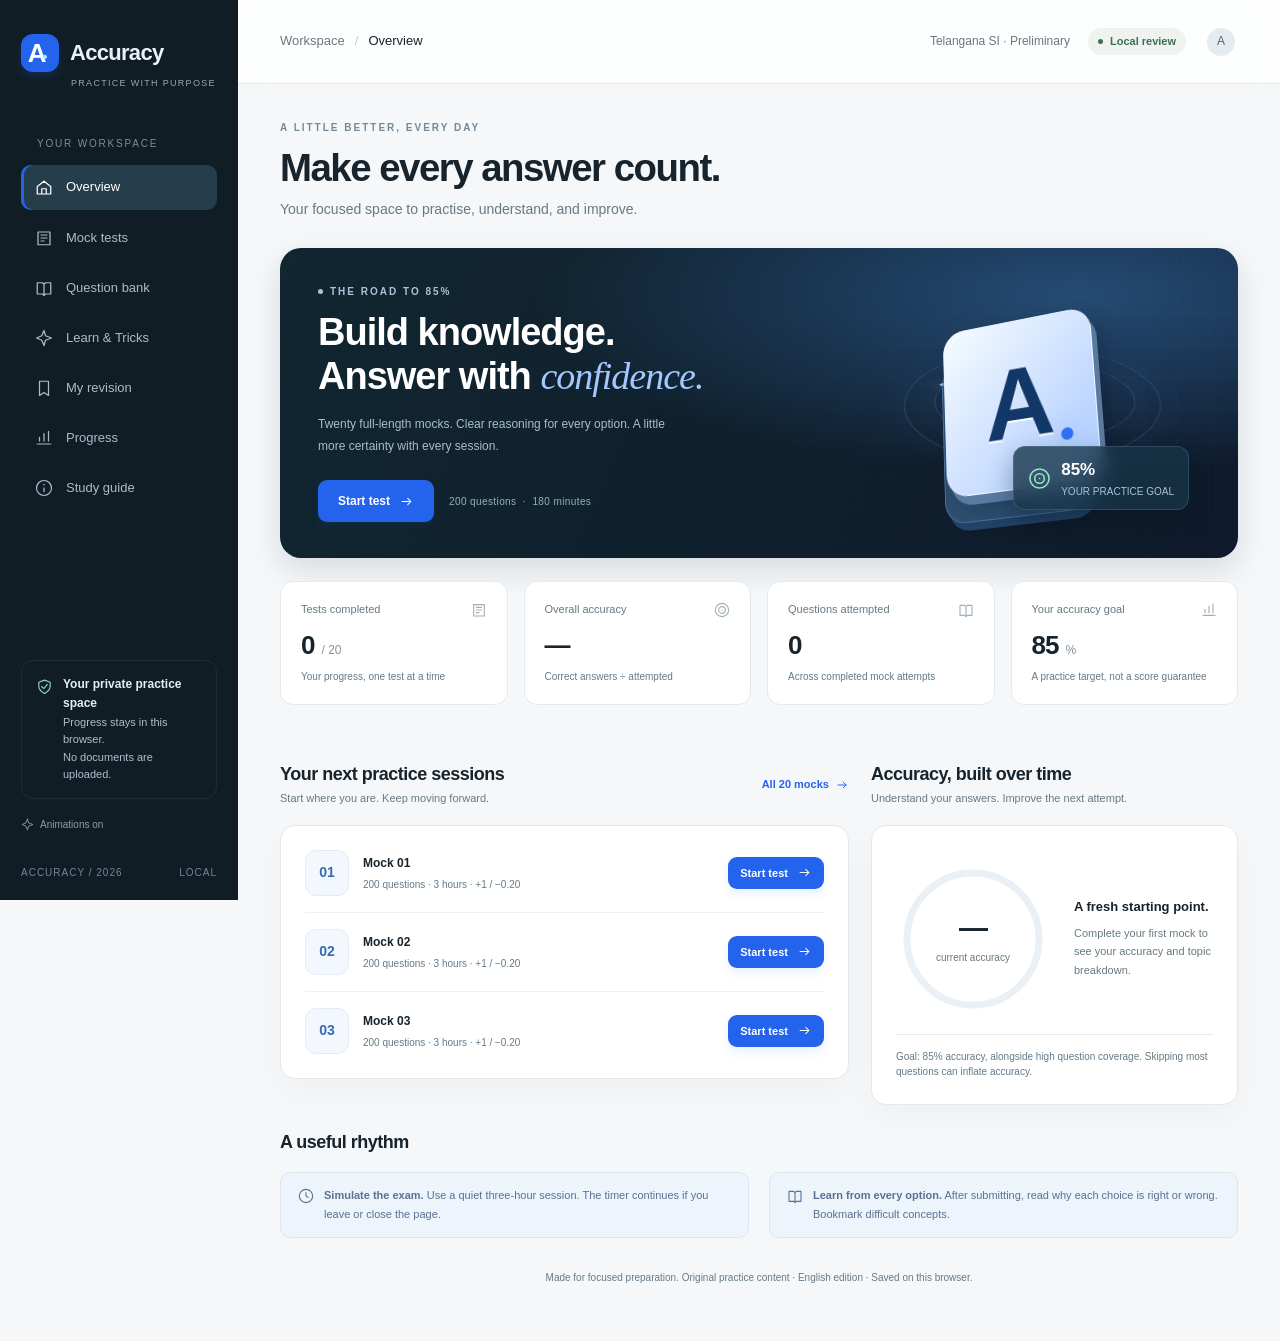
<file: outputs/accuracy/index.html>
<!doctype html>
<html lang="en"><head><meta charset="utf-8"><meta name="viewport" content="width=device-width,initial-scale=1"><meta name="color-scheme" content="light"><meta name="description" content="Accuracy — private Telangana SI preliminary mock tests and concept revision."><title>Accuracy · Practice with purpose</title><link rel="stylesheet" href="styles.css"></head>
<body><a class="skip" href="#main">Skip to content</a><div id="app"><div class="loading"><div class="brand-mark">A<span>•</span></div><h1>Accuracy</h1><p>Preparing your practice space…</p></div></div><div id="modal-root"></div><div id="toast" role="status" aria-live="polite"></div><script src="data.js"></script><script src="core.js"></script><script src="app.js"></script><noscript>This local application needs JavaScript enabled. No account or internet connection is required.</noscript></body></html>
</file>
<file: outputs/accuracy/styles.css>
:root{--ink:#18242d;--muted:#677982;--blue:#2463ec;--blue2:#174ed2;--paper:#f5f7f9;--line:#e3e9ed;--white:#fff;--green:#13795b;--red:#b74243;--amber:#95640b;--shadow:0 12px 32px #18242d08;--ease:cubic-bezier(.2,.8,.2,1)}
*{box-sizing:border-box}html{scroll-behavior:smooth}body{margin:0;background:var(--paper);color:var(--ink);font-family:Inter,"Segoe UI",Arial,sans-serif;font-size:14px;line-height:1.55}button,input,select{font:inherit}button,a,input,select{-webkit-tap-highlight-color:transparent}button,a{touch-action:manipulation}button{cursor:pointer}button:disabled{cursor:not-allowed;opacity:.45}a{color:var(--blue)}button{color:inherit}a,button{outline-offset:4px}button:focus-visible,a:focus-visible,input:focus-visible,select:focus-visible{outline:3px solid #6192ff}button{border:0}svg{flex-shrink:0}h1,h2,h3,p{margin:0}h1{font-size:clamp(28px,3vw,42px);line-height:1.12;letter-spacing:-1.5px;font-weight:650}h2{font-size:22px;letter-spacing:-.6px;line-height:1.3}h3{font-size:16px;line-height:1.4}p{color:var(--muted)}small{font-size:12px}b,strong{font-weight:650}.skip{position:fixed;top:-70px;left:15px;padding:12px;background:white;z-index:200}.skip:focus{top:10px}.loading{min-height:100vh;display:grid;place-content:center;justify-items:center;gap:14px}.brand-mark{background:var(--blue);color:white;width:38px;height:38px;border-radius:12px;display:flex;align-items:center;justify-content:center;font-size:26px;font-weight:750;letter-spacing:-4px;padding-right:5px;box-shadow:0 4px 10px #2463ec33}.brand-mark span{font-size:14px;color:#a7e6ff;margin-top:10px;letter-spacing:0}.shell{min-height:100vh;padding-left:238px}.sidebar{position:fixed;inset:0 auto 0 0;width:238px;background:#101d25;color:#eaf2f6;display:flex;flex-direction:column;padding:34px 21px 20px;z-index:40}.brand{display:flex;gap:11px;align-items:center;text-decoration:none;color:inherit;font-size:22px;font-weight:650;letter-spacing:-.7px}.brand-sub{font-size:10px;letter-spacing:2px;text-transform:uppercase;color:#93a8b4;margin:5px 0 0 50px}.nav-label{font-size:10px;letter-spacing:1.8px;color:#77909e;margin:45px 16px 14px}.nav{display:grid;gap:6px}.nav a{display:flex;align-items:center;gap:13px;text-decoration:none;padding:12px 14px;border-radius:10px;color:#a9bdc8;font-size:13px;transition:background .2s,color .2s,transform .2s}.nav a:hover{background:#ffffff09;color:white;transform:translateX(3px)}.nav a.active{color:white;background:#263d4b;box-shadow:inset 3px 0 var(--blue)}.nav a svg{width:18px;height:18px}.sidebar-bottom{margin-top:auto;padding-top:35px}.privacy{border:1px solid #ffffff12;border-radius:12px;padding:14px;color:#acc0cb;display:flex;gap:10px;font-size:11px;line-height:1.6}.privacy strong{color:#e1eff4;display:block;font-size:12px}.privacy svg{color:#86d5c0;margin-top:3px}.sidebar-footer{color:#6f8998;font-size:10px;letter-spacing:1px;display:flex;justify-content:space-between;margin-top:24px}.topbar{height:84px;border-bottom:1px solid var(--line);display:flex;align-items:center;justify-content:space-between;padding:0 42px;background:#ffffffc9;backdrop-filter:blur(15px);gap:15px}.breadcrumb{font-size:13px;color:var(--muted)}.breadcrumb b{color:var(--ink);font-weight:500}.top-actions{display:flex;align-items:center;gap:18px}.tag{display:inline-flex;align-items:center;gap:7px;border-radius:20px;font-size:11px;font-weight:600;padding:5px 10px;background:#edf3ff;color:#2e5dba;white-space:nowrap}.tag.local{background:#eef3f0;color:#3d6e5a}.dot{width:5px;height:5px;border-radius:50%;background:currentColor}.avatar{height:34px;width:34px;background:#e4ebf1;border:3px solid white;border-radius:50%;display:grid;place-items:center;font-size:12px;color:#546974}.menu-toggle{display:none;background:transparent}.main{max-width:1530px;margin:auto;padding:36px 42px 56px;animation:enter .45s var(--ease)}.page-heading{display:flex;justify-content:space-between;align-items:end;gap:20px;margin-bottom:28px}.eyebrow{font-size:10px;letter-spacing:2px;font-weight:650;text-transform:uppercase;color:#728b98;margin-bottom:10px}.page-heading p{margin-top:10px;max-width:650px}.subtle{color:var(--muted);font-size:12px}.btn{display:inline-flex;align-items:center;justify-content:center;gap:9px;border-radius:9px;padding:11px 17px;text-decoration:none;font-size:12px;font-weight:600;line-height:1.5;transition:transform .2s var(--ease),box-shadow .2s,background .2s;white-space:nowrap}.btn:hover:not(:disabled){transform:translateY(-2px)}.btn:active:not(:disabled){transform:translateY(0) scale(.98)}.btn.primary{background:var(--blue);color:white;box-shadow:0 5px 10px #2463ec18}.btn.primary:hover{background:var(--blue2);box-shadow:0 8px 20px #2463ec30}.btn.secondary{background:white;border:1px solid #d9e2e8;color:#344c5a}.btn.ghost{background:transparent;color:var(--muted)}.btn.small{padding:8px 12px;font-size:11px}.btn.dark{background:#182c3b;color:white}.btn.danger{background:#fff0f0;color:var(--red);border:1px solid #f2cccc}.btn svg{width:15px;height:15px}.hero{border-radius:21px;background:radial-gradient(ellipse at 83% 15%,#254b75 0,transparent 48%),linear-gradient(115deg,#112630,#0e1a2b);position:relative;overflow:hidden;min-height:290px;padding:35px 38px;display:flex;align-items:center;justify-content:space-between;color:white;box-shadow:0 12px 30px #152e4522;isolation:isolate}.hero:before{content:'';position:absolute;inset:0;background-image:linear-gradient(#ffffff04 1px,transparent 1px),linear-gradient(90deg,#ffffff04 1px,transparent 1px);background-size:32px 32px;z-index:-1;mask-image:linear-gradient(90deg,transparent,#000)}.hero-copy{z-index:2;max-width:470px}.hero .eyebrow{color:#a6c4da;display:flex;gap:7px;align-items:center}.hero h2{font-size:clamp(26px,3vw,38px);font-weight:550;letter-spacing:-1px;line-height:1.18}.hero h2 em{font-family:Georgia,serif;font-weight:400;color:#a3c7ff}.hero p{color:#a8bdcd;margin:15px 0 23px;max-width:375px;font-size:12px;line-height:1.8}.hero-actions{display:flex;align-items:center;gap:15px}.hero .btn{padding:12px 20px}.hero .hero-note{color:#93b0c2;font-size:10px;letter-spacing:.4px}.hero-art{position:relative;width:310px;height:240px;perspective:900px;flex-shrink:0;margin-right:10px;transform:rotateX(var(--rx,0deg)) rotateY(var(--ry,0deg));transition:transform .5s ease-out}.orbital{position:absolute;width:200px;height:200px;border:1px solid #a5ccff30;border-radius:50%;left:55px;top:15px;transform:rotateX(66deg) rotateZ(-25deg);box-shadow:0 0 45px #679aff0a;animation:orbit 13s linear infinite}.orbital.two{width:255px;height:255px;left:25px;top:-12px;transform:rotateX(63deg) rotateZ(50deg);animation-direction:reverse;animation-duration:20s}.orbital:before{content:'';position:absolute;width:7px;height:7px;top:24px;left:24px;background:#afd5ff;border-radius:50%;box-shadow:0 0 20px #96bfff}.sculpture{position:absolute;inset:42px 68px 24px 72px;transform-style:preserve-3d;transform:rotateY(-22deg) rotateX(14deg) rotateZ(-9deg);animation:levitate 6s ease-in-out infinite}.tile3d{position:absolute;width:158px;height:170px;background:linear-gradient(135deg,#f6fcff,#accaff);border:1px solid #fff7;border-radius:23px;box-shadow:5px 9px 0 #5a7ba0,10px 18px 30px #060e2244;display:flex;align-items:center;justify-content:center;transform:translateZ(35px);font-size:100px;line-height:1;font-weight:700;color:#123769;letter-spacing:-10px;padding-right:8px;text-shadow:0 2px 0 white}.tile3d:after{content:'';width:12px;height:12px;border-radius:50%;background:#2f71f5;position:absolute;bottom:40px;right:24px;box-shadow:0 0 20px #5d95ff88}.tile3d.back{transform:translateZ(-10px) translate(-25px,18px);background:linear-gradient(135deg,#4a729a88,#2e567c);border-color:#80b2e766;box-shadow:5px 8px 0 #23446b,10px 10px 25px #060e2244}.art-badge{position:absolute;bottom:13px;right:1px;padding:10px 14px;background:#183549c9;border:1px solid #96c6e42e;backdrop-filter:blur(10px);border-radius:12px;display:flex;gap:10px;align-items:center;font-size:10px;color:#acc2d3;box-shadow:0 10px 25px #07142255;animation:float 7s ease-in-out infinite}.art-badge b{color:white;font-size:17px}.art-badge svg{color:#94e6c5}.stats{display:grid;grid-template-columns:repeat(4,1fr);gap:16px;margin:23px 0 32px}.stat{background:white;border:1px solid var(--line);border-radius:13px;padding:19px 20px;animation:rise .5s var(--ease) both;animation-delay:calc(var(--i,0)*70ms)}.stat-label{display:flex;align-items:center;justify-content:space-between;color:var(--muted);font-size:11px;margin-bottom:11px}.stat-label svg{width:16px;height:16px;color:#a2b0b8}.stat-number{font-size:26px;line-height:1.3;letter-spacing:-1px;display:flex;align-items:baseline;gap:7px;font-weight:600}.stat-number small{font-size:12px;color:#83949e;font-weight:400;letter-spacing:0}.stat-foot{font-size:10px;color:#8999a2;margin-top:6px}.section-title{display:flex;align-items:center;justify-content:space-between;gap:15px;margin:26px 0 18px}.section-title h2{font-size:18px;font-weight:600;letter-spacing:-.5px}.section-title p{font-size:11px;margin-top:4px}.text-link{font-size:11px;text-decoration:none;font-weight:600;display:flex;align-items:center;gap:6px}.text-link svg{width:14px;height:14px}.dashboard-grid{display:grid;grid-template-columns:1.55fr 1fr;gap:22px}.panel{background:white;border:1px solid var(--line);border-radius:15px;padding:24px;box-shadow:var(--shadow)}.test-row{display:flex;align-items:center;justify-content:space-between;padding:16px 0;border-bottom:1px solid #edf1f4;gap:12px}.test-row:last-child{border:0;padding-bottom:0}.test-row:first-child{padding-top:0}.test-row .row-info{display:flex;gap:14px;align-items:center}.test-num{display:grid;place-items:center;flex-shrink:0;border:1px solid #e4ebf3;border-radius:11px;width:44px;height:46px;color:#3a69b5;font-size:14px;font-weight:600;background:#f3f7fe;font-variant-numeric:tabular-nums}.row-title{font-size:12px;font-weight:600}.row-meta{font-size:10px;color:#80919b;margin-top:4px}.ring{position:relative;width:154px;height:154px;flex-shrink:0;display:grid;place-items:center}.ring svg{position:absolute;width:100%;height:100%;transform:rotate(-90deg)}.ring circle{fill:none;stroke-width:7}.ring .track{stroke:#eaf0f5}.ring .value{stroke:var(--blue);stroke-linecap:round;stroke-dasharray:414.69;stroke-dashoffset:calc(414.69*(1 - var(--progress,0)));transition:stroke-dashoffset 1.4s var(--ease)}.ring-text{text-align:center;z-index:1}.ring-text b{font-size:29px;letter-spacing:-1px;line-height:1.2;display:block}.ring-text span{font-size:10px;color:var(--muted)}.target-body{display:flex;align-items:center;gap:24px;justify-content:center;padding:12px 0 18px}.target-copy{max-width:145px}.target-copy h3{font-size:13px;margin-bottom:7px}.target-copy p{font-size:11px;line-height:1.7}.target-foot{border-top:1px solid var(--line);padding-top:14px;font-size:10px;color:#8697a1}.notice{border:1px solid #dce6f2;background:#edf4fc;padding:13px 17px;border-radius:10px;color:#5a7191;font-size:11px;display:flex;gap:10px;align-items:start;line-height:1.7}.notice svg{width:16px;height:16px;margin-top:2px}.notice.warn{background:#fff8e8;color:#816c39;border-color:#f0e4bf}.footer-note{font-size:10px;color:#8c9da7;text-align:center;margin-top:32px}.filters{display:flex;gap:11px;flex-wrap:wrap;margin:22px 0}.input{background:white;border:1px solid #dce4e9;border-radius:9px;min-height:42px;padding:9px 13px;color:var(--ink);max-width:100%}.search{flex:1;min-width:220px}.chips{display:flex;gap:5px;flex-wrap:wrap}.chip{font-size:11px;padding:7px 13px;border:1px solid var(--line);border-radius:7px;background:white;color:var(--muted);transition:all .2s}.chip.active{background:#eaf1ff;border-color:#a9c1f4;color:#2458c3}.tests-grid{display:grid;grid-template-columns:repeat(3,1fr);gap:18px;perspective:1300px}.mock-card{background:white;border:1px solid var(--line);border-radius:16px;padding:22px;position:relative;overflow:hidden;animation:rise .5s var(--ease) both;animation-delay:calc(var(--i,0)*35ms);transition:transform .35s var(--ease),box-shadow .35s,border .35s;transform-style:preserve-3d}.mock-card:hover{transform:translateY(-6px) rotateX(2deg);box-shadow:0 15px 35px #183a6812;border-color:#c1d2ee}.mock-card:before{content:'';position:absolute;top:0;left:0;right:0;height:2px;background:linear-gradient(90deg,#93b7ff,#e9f1ff);opacity:0;transition:opacity .3s}.mock-card:hover:before{opacity:1}.mock-top{display:flex;justify-content:space-between;align-items:center;margin-bottom:23px}.mock-index{font-size:11px;letter-spacing:1.5px;color:#8399a7}.pill{font-size:9px;font-weight:600;padding:4px 8px;border-radius:5px;background:#f0f3f6;color:#8295a1}.pill.green{background:#eaf6ef;color:var(--green)}.pill.blue{background:#edf3ff;color:var(--blue)}.mock-card h3{font-size:19px;letter-spacing:-.5px;margin-bottom:5px}.mock-card p{font-size:11px}.mock-meta{display:flex;gap:15px;border-top:1px solid #eef2f5;margin-top:19px;padding-top:15px;color:#788b97;font-size:10px}.mock-meta span{display:flex;align-items:center;gap:5px}.mock-meta svg{width:13px;height:13px}.mock-bottom{display:flex;align-items:center;justify-content:space-between;margin-top:22px;gap:6px}.mock-bottom .btn{padding:8px 13px;font-size:11px}.mock-bottom small{font-size:10px;color:#899ba8}.page-count{font-size:11px;color:var(--muted);margin:14px 0}.question-card{background:white;border:1px solid var(--line);border-radius:15px;padding:25px;margin-bottom:16px;animation:rise .35s var(--ease);scroll-margin-top:20px}.q-meta{display:flex;flex-wrap:wrap;align-items:center;gap:9px;margin-bottom:19px}.q-meta .topic{font-size:10px;text-transform:uppercase;letter-spacing:.8px;font-weight:600;color:var(--blue)}.q-meta .difficulty{font-size:10px;color:#8b9aa3}.q-actions{margin-left:auto;display:flex;gap:5px}.icon-btn{display:inline-flex;align-items:center;justify-content:center;background:transparent;color:#7a8d97;padding:7px;border-radius:7px;transition:background .2s,color .2s}.icon-btn:hover{background:#edf3fc;color:var(--blue)}.icon-btn.marked{color:var(--blue);background:#edf3ff}.question-text{font-size:16px;line-height:1.75;font-weight:500;white-space:pre-line;margin-bottom:22px;overflow-wrap:anywhere}.options{display:grid;gap:10px}.option{display:flex;align-items:start;text-align:left;border:1px solid #dde5ec;border-radius:10px;padding:13px 15px;background:white;gap:12px;width:100%;line-height:1.55;transition:all .18s;position:relative}.option:hover:not(:disabled){border-color:#aac3f6;background:#f6f9ff;transform:translateX(2px)}.option .letter{width:27px;height:27px;display:grid;place-items:center;flex-shrink:0;border:1px solid #e1e8ed;border-radius:7px;font-size:11px;color:#80909c;background:#f7f9fa}.option .option-text{padding-top:2px;font-size:13px;white-space:pre-line}.option.selected{border-color:var(--blue);background:#f0f5ff;box-shadow:0 0 0 1px #2463ec10}.option.selected .letter{background:var(--blue);color:white;border-color:var(--blue)}.option.correct{background:#eef8f2;border-color:#9accb7}.option.correct .letter{background:var(--green);color:white;border-color:var(--green)}.option.wrong{background:#fff3f1;border-color:#eab5b0}.option.wrong .letter{background:#be5656;color:white;border-color:#be5656}.option:disabled{opacity:1;cursor:default}.option-status{margin-left:auto;font-size:10px;white-space:nowrap;color:var(--green);align-self:center}.option.wrong .option-status{color:var(--red)}.explanation{margin-top:22px;border-top:1px solid var(--line);padding-top:20px;animation:enter .3s}.explanation-title{font-size:12px;font-weight:650;color:var(--green);display:flex;gap:8px;align-items:center}.explanation>p{margin-top:10px;font-size:13px;color:#48616e;white-space:pre-line}.rationale{margin-top:16px;display:grid;gap:10px}.rationale-item{display:flex;gap:10px;align-items:start;font-size:12px;color:#607782;padding:11px 13px;border-radius:8px;background:#f5f7f9}.rationale-item b{color:#61798a;min-width:18px}.rationale-item.good{background:#f0f8f3;color:#396f57}.rationale-item.good b{color:var(--green)}.source{font-size:10px;margin-top:14px;color:#84959e;line-height:1.7}.source a{color:#6e8ab3;text-decoration:none}.question-footer{display:flex;justify-content:space-between;align-items:center;gap:10px;margin-top:17px}.question-footer small{font-size:10px;color:#8699a3}.pagination{display:flex;align-items:center;justify-content:center;gap:14px;margin:25px 0}.empty{text-align:center;padding:44px 20px}.empty .empty-icon{width:54px;height:54px;display:grid;place-items:center;border:1px solid #dae5f1;border-radius:16px;color:#6494d6;margin:0 auto 17px;background:#f2f7ff}.empty h3{font-size:17px;letter-spacing:-.4px}.empty p{max-width:420px;margin:10px auto 20px;font-size:12px}.modal-overlay{position:fixed;inset:0;background:#0b1c2a8c;backdrop-filter:blur(6px);display:flex;align-items:center;justify-content:center;padding:22px;z-index:90;animation:fade .2s}.modal{background:white;border-radius:20px;max-width:590px;width:100%;max-height:90vh;overflow:auto;padding:31px;box-shadow:0 25px 90px #00182a66;animation:modalIn .35s var(--ease)}.modal-header{display:flex;justify-content:space-between;gap:15px;align-items:start;margin-bottom:20px}.modal-header h2{font-size:25px}.modal .rules{display:grid;grid-template-columns:repeat(3,1fr);gap:10px;margin:20px 0}.rule{padding:14px;background:#f4f7fb;border-radius:9px;text-align:center}.rule b{font-size:20px;display:block;font-weight:600}.rule span{font-size:10px;color:var(--muted)}.modal p{font-size:12px;line-height:1.8}.modal ul{padding-left:19px;color:#617582;font-size:12px;line-height:1.9}.modal-actions{display:flex;justify-content:flex-end;gap:10px;margin-top:25px}.exam-shell{min-height:100vh;background:#f4f7fa}.exam-header{display:flex;align-items:center;justify-content:space-between;gap:15px;background:white;border-bottom:1px solid var(--line);padding:17px 34px;position:sticky;top:0;z-index:30}.exam-brand{display:flex;align-items:center;gap:14px}.exam-title{font-size:13px;font-weight:600}.exam-title small{font-size:10px;display:block;color:#8d9da7;font-weight:400}.exam-controls{display:flex;align-items:center;gap:22px}.timer{font-variant-numeric:tabular-nums;letter-spacing:1px;font-size:18px;font-weight:600;display:flex;align-items:center;gap:9px;color:#314d61}.timer svg{color:#7e9cae}.timer.low{color:#b14c41}.timer.low svg{color:inherit}.exam-layout{max-width:1500px;margin:auto;display:grid;grid-template-columns:minmax(0,1fr) 290px;gap:26px;padding:30px}.exam-question{min-height:470px}.exam-section{display:flex;gap:10px;margin-bottom:18px;align-items:center;flex-wrap:wrap}.exam-section .chip{padding:8px 15px}.exam-section .subtle{margin-left:auto;font-size:10px}.exam-q-count{font-size:11px;color:#8697a1;border-bottom:1px solid var(--line);padding-bottom:15px;margin-bottom:20px;display:flex;justify-content:space-between}.exam-nav{display:flex;align-items:center;justify-content:space-between;gap:12px;margin-top:18px}.exam-nav>div{display:flex;gap:8px}.palette{background:white;border:1px solid var(--line);border-radius:13px;padding:21px;position:sticky;top:98px;max-height:calc(100vh - 128px);overflow:auto}.palette h3{font-size:13px}.palette-stats{display:flex;gap:12px;font-size:10px;color:#80939f;margin:11px 0 17px}.palette-grid{display:grid;grid-template-columns:repeat(5,1fr);gap:7px}.q-number{height:31px;border:1px solid #dce5ec;background:#f9fafb;border-radius:6px;font-size:10px;color:#748996;position:relative;font-variant-numeric:tabular-nums;transition:transform .15s,background .15s}.q-number:hover{transform:translateY(-2px)}.q-number.answered{background:#e8f1ff;border-color:#c2d5fb;color:#2961bd}.q-number.flagged:after{content:'';position:absolute;right:3px;top:3px;width:5px;height:5px;background:#c48b2e;border-radius:50%}.q-number.current{outline:2px solid var(--blue);outline-offset:1px;font-weight:700;color:var(--blue)}.palette-label{font-size:9px;letter-spacing:1px;text-transform:uppercase;color:#8ca0ad;margin:17px 0 9px}.palette-legend{margin-top:20px;display:flex;gap:12px;flex-wrap:wrap;font-size:9px;color:#8396a1}.palette-legend span{display:flex;gap:5px;align-items:center}.legend-square{width:8px;height:8px;border-radius:2px;background:#e8f1ff;border:1px solid #a9c4f2}.save-state{color:#8fa1aa;font-size:10px;text-align:center;margin:16px}.result-banner{border-radius:17px;background:#112d3c;padding:28px;color:white;display:flex;gap:30px;justify-content:space-between;align-items:center;margin-bottom:22px}.result-banner h2{font-size:26px;font-weight:550}.result-banner p{color:#a9c0ce;margin-top:8px;font-size:12px}.result-banner .eyebrow{color:#90b9d5}.result-value{font-size:45px;letter-spacing:-2px;line-height:1.2;white-space:nowrap}.result-value span{font-size:16px;letter-spacing:0;color:#9eb7c6}.score-breakdown{display:grid;grid-template-columns:repeat(4,1fr);gap:15px;margin-bottom:25px}.score-cell{border:1px solid var(--line);background:white;border-radius:11px;padding:16px}.score-cell b{font-size:24px;display:block;font-weight:550}.score-cell span{font-size:10px;color:var(--muted)}.score-cell.good b{color:var(--green)}.score-cell.bad b{color:var(--red)}.topic-row{display:flex;align-items:center;gap:17px;padding:12px 0;border-bottom:1px solid #edf1f4}.topic-row:last-child{border:0}.topic-name{min-width:160px;max-width:240px;font-size:11px;flex:1}.bar{height:6px;border-radius:5px;background:#eef2f5;flex:1;overflow:hidden}.bar>span{height:100%;display:block;border-radius:inherit;background:#6e9df3;animation:grow 1s var(--ease) both;transform-origin:left}.bar>span.good{background:#5baf93}.topic-value{font-size:11px;min-width:80px;text-align:right;color:#69808d}.two-cols{display:grid;grid-template-columns:1fr 1fr;gap:20px}.guide h3{margin:24px 0 9px}.guide h3:first-child{margin-top:0}.guide p,.guide li{font-size:12px;line-height:1.9;color:#6b7f8c}.guide ul{padding-left:20px}.guide a{overflow-wrap:anywhere}.guide details{border-top:1px solid var(--line);padding:14px 0}.guide summary{cursor:pointer;font-size:12px;font-weight:600;display:flex;align-items:center;justify-content:space-between}.guide summary:after{content:'+';font-size:18px;color:#91a2ae}.guide details[open] summary:after{content:'−'}.guide details p{margin-top:10px}.library-row{font-size:11px;border-bottom:1px solid var(--line);padding:12px 0;color:#7a8d97;overflow-wrap:anywhere}.library-row strong{color:#516978;display:block;font-size:11px}.history{width:100%;border-collapse:collapse;font-size:12px}.history th{text-align:left;font-size:10px;font-weight:500;color:#879ba6;padding:12px;border-bottom:1px solid var(--line)}.history td{padding:14px 12px;border-bottom:1px solid #eef2f5}.history .btn{font-size:10px;padding:6px 10px}.table-wrap{overflow:auto}.trend{height:150px;display:flex;align-items:end;gap:10px;padding-top:20px}.trend-col{display:flex;flex:1;height:100%;align-items:center;justify-content:end;flex-direction:column;gap:7px;min-width:15px;font-size:9px;color:#7a91a0}.trend-col .trend-bar{width:70%;max-width:45px;min-height:2px;border-radius:6px 6px 0 0;background:linear-gradient(#649aff,#2c65da);animation:growY .8s var(--ease);transform-origin:bottom}.trend-col b{font-size:10px;font-weight:500}#toast{position:fixed;bottom:25px;left:50%;transform:translate(-50%,20px);padding:12px 20px;background:#17384a;color:white;border-radius:10px;z-index:110;box-shadow:0 6px 30px #0003;opacity:0;pointer-events:none;font-size:12px;transition:all .25s;max-width:90vw}#toast.show{opacity:1;transform:translate(-50%,0)}.motion-toggle{font-size:10px;display:flex;align-items:center;gap:6px;padding:8px 0;background:transparent;color:#899faa;margin-top:10px}.mobile-palette-toggle{display:none}.backup-actions{display:flex;gap:8px;flex-wrap:wrap;margin-top:15px}.hint{font-size:10px;color:#8299a6;margin-top:12px}.link-button{background:none;border:0;color:var(--blue);padding:0;cursor:pointer;text-decoration:underline}.coverage-list{display:flex;gap:7px;flex-wrap:wrap;margin:13px 0}.coverage-item{font-size:10px;padding:5px 8px;border:1px solid #e2e9ee;border-radius:6px;color:#79909d}.confetti-dot{position:fixed;z-index:120;width:6px;height:9px;background:var(--c);left:50%;top:35%;pointer-events:none;animation:confetti 1s var(--ease) forwards;transform:translate(var(--x),var(--y)) rotate(var(--r))}
@keyframes enter{from{opacity:0;transform:translateY(10px)}to{opacity:1;transform:none}}@keyframes rise{from{opacity:0;transform:translateY(17px)}to{opacity:1;transform:translateY(0)}}@keyframes fade{from{opacity:0}to{opacity:1}}@keyframes modalIn{from{opacity:0;transform:translateY(20px) scale(.96)}to{opacity:1;transform:none}}@keyframes levitate{0%,100%{transform:rotateY(-22deg) rotateX(14deg) rotateZ(-9deg) translateY(0)}50%{transform:rotateY(-15deg) rotateX(10deg) rotateZ(-6deg) translateY(-9px)}}@keyframes float{0%,100%{transform:translateY(0)}50%{transform:translateY(-8px)}}@keyframes orbit{to{transform:rotateX(66deg) rotateZ(335deg)}}@keyframes grow{from{transform:scaleX(0)}to{transform:scaleX(1)}}@keyframes growY{from{transform:scaleY(0)}to{transform:scaleY(1)}}@keyframes confetti{0%{opacity:1;transform:translate(0,0) rotate(0)}100%{opacity:0;transform:translate(var(--x),var(--y)) rotate(var(--r))}}
@media(min-width:1550px){.hero-art{margin-right:60px}.hero{min-height:310px}.main{padding-top:42px}}
@media(max-width:1200px){.shell{padding-left:205px}.sidebar{width:205px;padding-left:16px;padding-right:16px}.topbar{padding:0 27px}.main{padding:28px 27px 42px}.hero{padding:28px}.hero-art{width:260px;margin-right:-20px}.hero-copy{max-width:360px}.hero h2{font-size:32px}.target-body{gap:5px}.ring{width:125px;height:125px}.target-copy{max-width:115px}.tests-grid{grid-template-columns:repeat(3,1fr);gap:13px}.mock-card{padding:18px}.mock-bottom{align-items:start;flex-direction:column}.stats{gap:12px}.stat{padding:17px}.dashboard-grid{grid-template-columns:1.25fr 1fr}.exam-layout{gap:18px;padding:25px;grid-template-columns:minmax(0,1fr) 260px}}
@media(max-width:1000px){.hero-art{display:none}.hero-copy{max-width:100%}.hero{min-height:260px}.dashboard-grid{grid-template-columns:1fr}.target-body{justify-content:start;gap:25px}.target-copy{max-width:none}.stats{grid-template-columns:repeat(2,1fr)}.tests-grid{grid-template-columns:repeat(2,1fr)}.mock-bottom{flex-direction:row;align-items:center}.two-cols{grid-template-columns:1fr}.exam-layout{grid-template-columns:minmax(0,1fr) 225px;padding:20px;gap:15px}.palette{padding:15px}.exam-controls{gap:12px}.exam-header{padding:15px 20px}.question-card{padding:21px}.topic-name{min-width:135px}}
@media(max-width:720px){.shell{padding-left:0}.sidebar{transform:translateX(-100%);transition:transform .3s var(--ease);width:238px;box-shadow:20px 0 80px #102d3633}.sidebar.open{transform:translateX(0)}.sidebar.open:after{content:''}.topbar{height:66px;padding:0 18px}.menu-toggle{display:inline-flex;padding:5px}.breadcrumb{display:flex;align-items:center;gap:12px}.top-actions{gap:10px}.top-actions>.subtle{display:none}.avatar{display:none}.main{padding:25px 18px 35px}.page-heading{align-items:start;gap:12px}.page-heading>.btn{font-size:10px;padding:8px 10px}.page-heading h1{font-size:29px}.page-heading p{font-size:12px}.hero{padding:28px 25px;border-radius:16px}.hero h2{font-size:31px}.hero-art{display:none}.hero p{max-width:310px}.hero .hero-note{font-size:9px}.hero-actions{gap:12px}.stats{gap:10px;margin:16px 0 25px}.stat{padding:16px}.stat-number{font-size:25px}.stat-label{font-size:10px}.dashboard-grid{gap:15px}.panel{padding:20px}.tests-grid{gap:12px}.mock-card{padding:16px;border-radius:12px}.mock-card h3{font-size:17px}.mock-top{margin-bottom:17px}.mock-meta{flex-wrap:wrap;gap:6px}.mock-bottom{align-items:start;flex-direction:column;margin-top:14px;gap:10px}.mock-card p{font-size:10px}.mock-index{font-size:10px}.tag{font-size:9px}.filters{gap:8px}.input{font-size:12px}.search{min-width:100%}.question-card{padding:19px}.question-text{font-size:15px}.question-footer{align-items:start}.question-footer small{max-width:170px}.option{padding:12px}.option .option-text{font-size:12px}.option-status{font-size:8px;white-space:normal}.q-meta{gap:7px}.q-meta .topic{font-size:9px}.exam-header{padding:12px 15px;flex-wrap:wrap}.exam-header .brand-mark{width:31px;height:31px;font-size:22px;border-radius:8px}.exam-brand{gap:9px}.exam-title{font-size:12px}.exam-title small{font-size:9px}.exam-controls{gap:10px}.exam-controls .btn{padding:7px 10px;font-size:10px}.timer{font-size:15px}.timer svg{display:none}.exam-layout{display:block;padding:17px}.exam-section .subtle{display:none}.exam-section .chip{font-size:10px;padding:7px 10px}.exam-question{min-height:450px}.palette{position:relative;top:0;max-height:none;margin-top:18px;display:none}.palette.show{display:block}.palette-grid{grid-template-columns:repeat(10,1fr);gap:6px}.palette h3{font-size:14px}.exam-nav{align-items:start}.exam-nav .btn{font-size:10px;padding:10px 12px}.exam-nav>div{gap:5px}.exam-nav .btn.ghost{padding:10px 6px}.mobile-palette-toggle{display:inline-flex}.score-breakdown{grid-template-columns:repeat(2,1fr);gap:10px}.result-banner{padding:24px;gap:16px;align-items:start}.result-banner h2{font-size:22px}.result-value{font-size:36px}.result-value span{font-size:12px}.modal{padding:24px}.modal-header h2{font-size:23px}.topic-row{gap:10px}.topic-name{min-width:125px;font-size:10px}.topic-value{min-width:58px;font-size:10px}.history{font-size:10px}.history td,.history th{padding:11px 7px}.section-title h2{font-size:17px}.text-link{font-size:10px}.result-banner p{font-size:11px}.footer-note{text-align:left}.source{font-size:9px}}
@media(max-width:370px){.tests-grid{grid-template-columns:1fr}.mock-bottom{flex-direction:row;align-items:center}.hero-actions{align-items:start;flex-direction:column}.topbar .local{display:none}.exam-header{gap:10px}.exam-title small{display:none}.exam-controls{gap:7px}.modal .rules{gap:6px}.rule{padding:10px}}
@media(prefers-reduced-motion:reduce){*,*:before,*:after{animation:none!important;transition:none!important;scroll-behavior:auto!important}.hero-art{transform:none!important}}
body.reduce-motion *,body.reduce-motion *:before,body.reduce-motion *:after{animation:none!important;transition:none!important;scroll-behavior:auto!important}body.reduce-motion .hero-art{transform:none!important}
.topbar .menu-toggle{display:none}.brand-sub{letter-spacing:1.3px;font-size:9px}.stat-foot,.row-meta,.target-foot,.footer-note,.mock-bottom small,.q-meta .difficulty,.question-footer small,.source,.exam-q-count,.save-state,.hint,.page-count,.topic-value,.palette-label,.palette-stats,.palette-legend,.mock-meta,.mock-index{color:#647a88}.topbar .breadcrumb{display:flex;align-items:center;gap:10px}
.nav-scrim{display:none}
@media(max-width:720px){.topbar .menu-toggle{display:inline-flex}.sidebar{visibility:hidden}.sidebar.open{visibility:visible}.sidebar.open+.nav-scrim{display:block;position:fixed;inset:0;background:#10273566;z-index:39;backdrop-filter:blur(2px)}}
.learning-toolbar{display:flex;align-items:center;gap:24px;padding:24px;margin-bottom:28px}.learning-toolbar>div:first-child{flex:1}.learning-toolbar label{display:block;font-size:12px;font-weight:750;margin-bottom:9px;color:#526575}.learning-toolbar select{width:100%;min-height:46px;border:1px solid #ccd6df;border-radius:10px;padding:10px 36px 10px 14px;background:#fff;color:#172b3a;font:inherit}.learning-count{display:flex;flex-direction:column;gap:5px;font-size:12px;color:#627584}.learning-count strong{color:#243b4b;font-size:15px}.learning-intro{margin:24px 0}.learning-intro h2{font-size:27px;letter-spacing:-.7px;margin:10px 0}.learning-intro p{line-height:1.7;color:#607280;max-width:780px}.learning-methods{display:grid;gap:13px}.learning-method>summary{display:flex;align-items:center;gap:15px;list-style:none;padding:20px 24px;cursor:pointer;font-weight:700;color:#243b4b}.learning-method>summary::-webkit-details-marker{display:none}.method-index{display:grid;place-items:center;flex-shrink:0;width:35px;height:35px;border-radius:10px;background:#edf3ff;color:#2459b8;font-size:12px}.method-expand{margin-left:auto;font-size:23px;font-weight:400;transition:transform .25s}.learning-method[open]>summary{border-bottom:1px solid #edf0f4}.learning-method[open]>summary .method-expand{transform:rotate(45deg)}.method-body{padding:0 24px 24px 74px;animation:enter .3s ease both}.method-body h3{font-size:13px;text-transform:uppercase;letter-spacing:.8px;color:#4b6271;margin:10px 0 16px}.method-body ol{margin:0;padding-left:21px;line-height:1.8;color:#314c5c}.method-body li{padding-left:6px;margin-bottom:10px}.method-example{margin:24px 0;padding:23px;background:#f4f7fc;border:1px solid #e1e9f4;border-radius:13px}.method-example .eyebrow{font-size:10px;color:#3863a9}.method-question{font-size:16px;line-height:1.75;color:#263f50;margin:12px 0}.solution-reveal summary{font-weight:700;color:#2259bd;cursor:pointer;font-size:13px;padding:8px 0}.solution-reveal p{font-size:14px;line-height:1.85;margin-bottom:0;color:#314c5c}.method-trap{display:flex;align-items:flex-start;gap:12px;padding:18px 20px;border-left:3px solid #bd8743;background:#fcf8f0;border-radius:0 10px 10px 0;color:#675234}.method-trap svg{flex-shrink:0;margin-top:2px}.method-trap strong{font-size:13px}.method-trap p{font-size:14px;line-height:1.7;margin:5px 0 0}.method-source{display:block;font-size:11px;line-height:1.7;margin-top:18px;color:#5a6f80;overflow-wrap:anywhere}.learning-note{padding:25px;margin-top:28px}.learning-note h3{font-size:15px;margin:0 0 10px}.learning-note p{font-size:13px;line-height:1.8;color:#627381;margin:8px 0}.learning-toolbar select:focus-visible,.learning-method summary:focus-visible{outline:3px solid #98b8f5;outline-offset:3px}@media(max-width:720px){.learning-toolbar{flex-wrap:wrap;gap:18px;padding:20px}.learning-toolbar>div:first-child{flex-basis:100%}.learning-count{flex:1}.learning-toolbar .btn{font-size:12px;padding:11px 13px}.learning-method>summary{padding:17px 18px;font-size:14px}.method-body{padding:0 18px 20px}.method-example{padding:17px}.method-question{font-size:15px}.method-trap{padding:14px}.learning-intro h2{font-size:24px}}@media(prefers-reduced-motion:reduce){.method-body{animation:none}.method-expand{transition:none}}.reduce-motion .method-body{animation:none}
</file>
